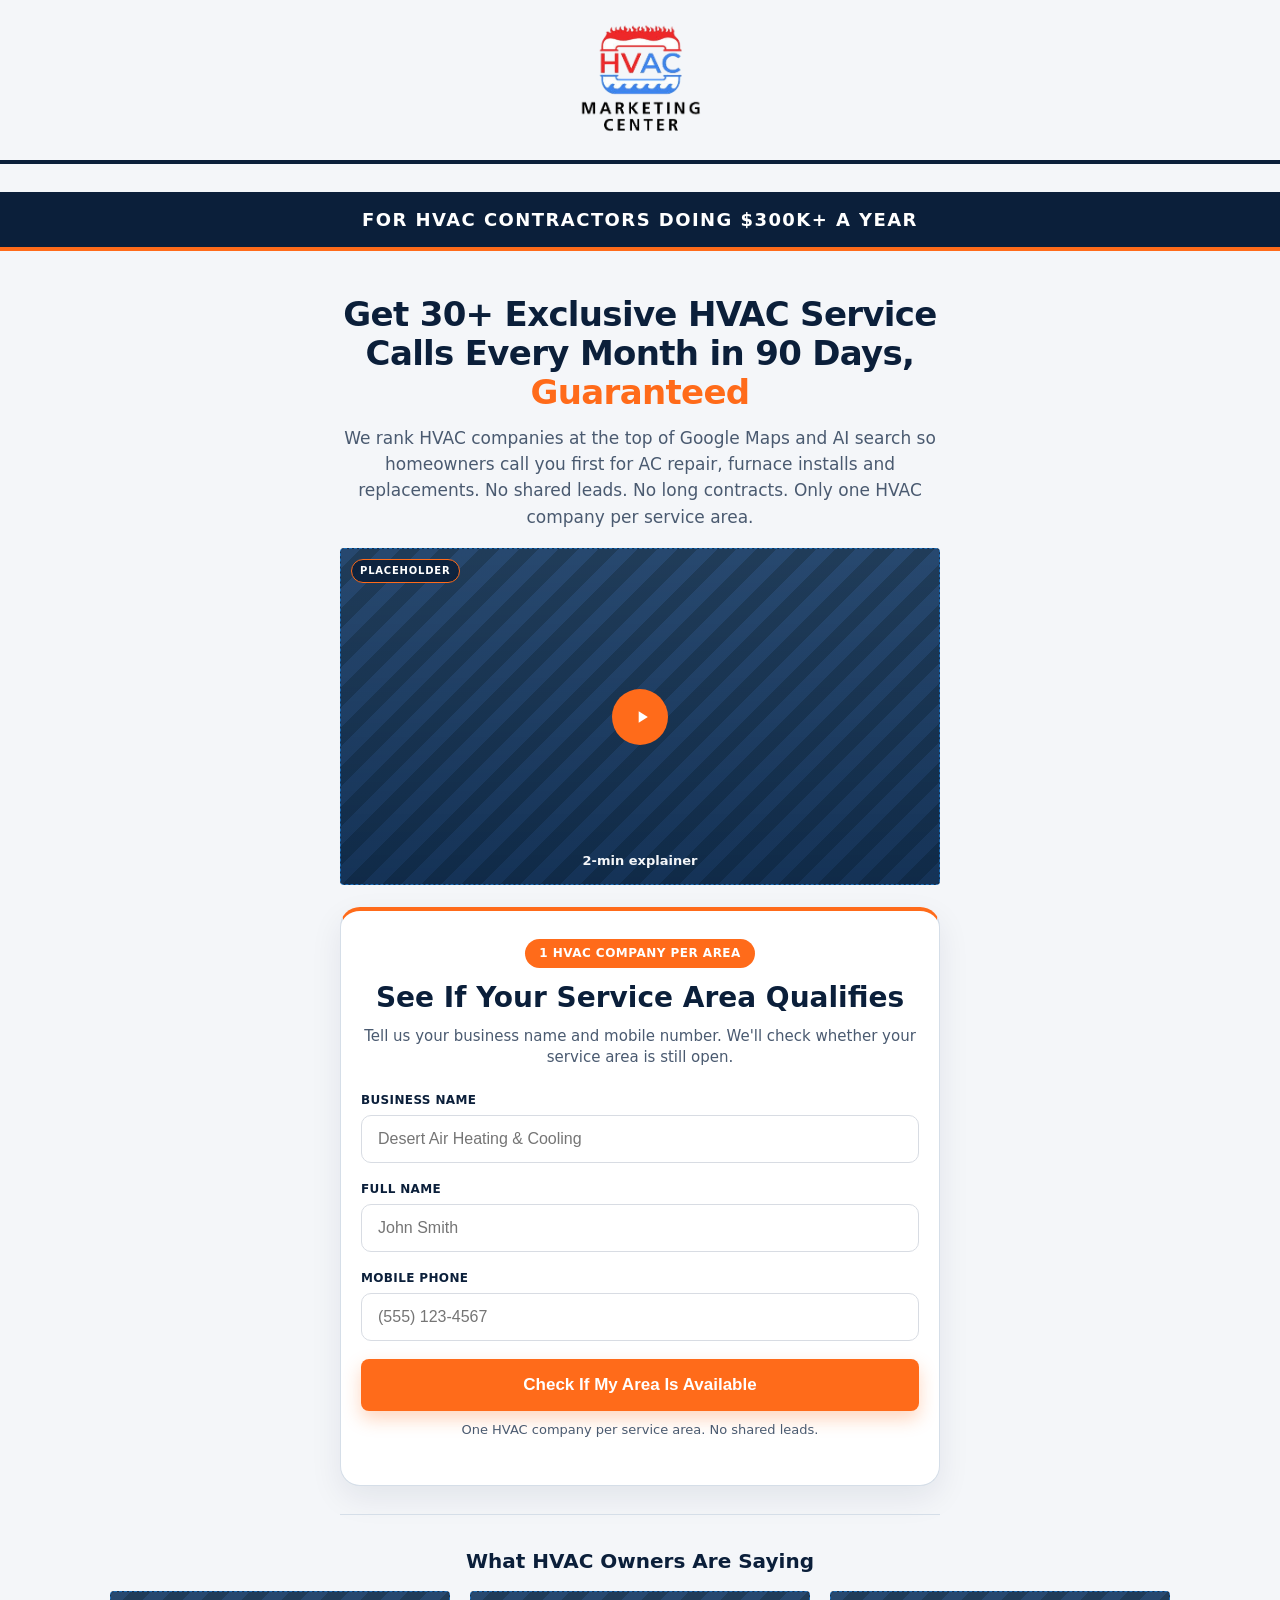
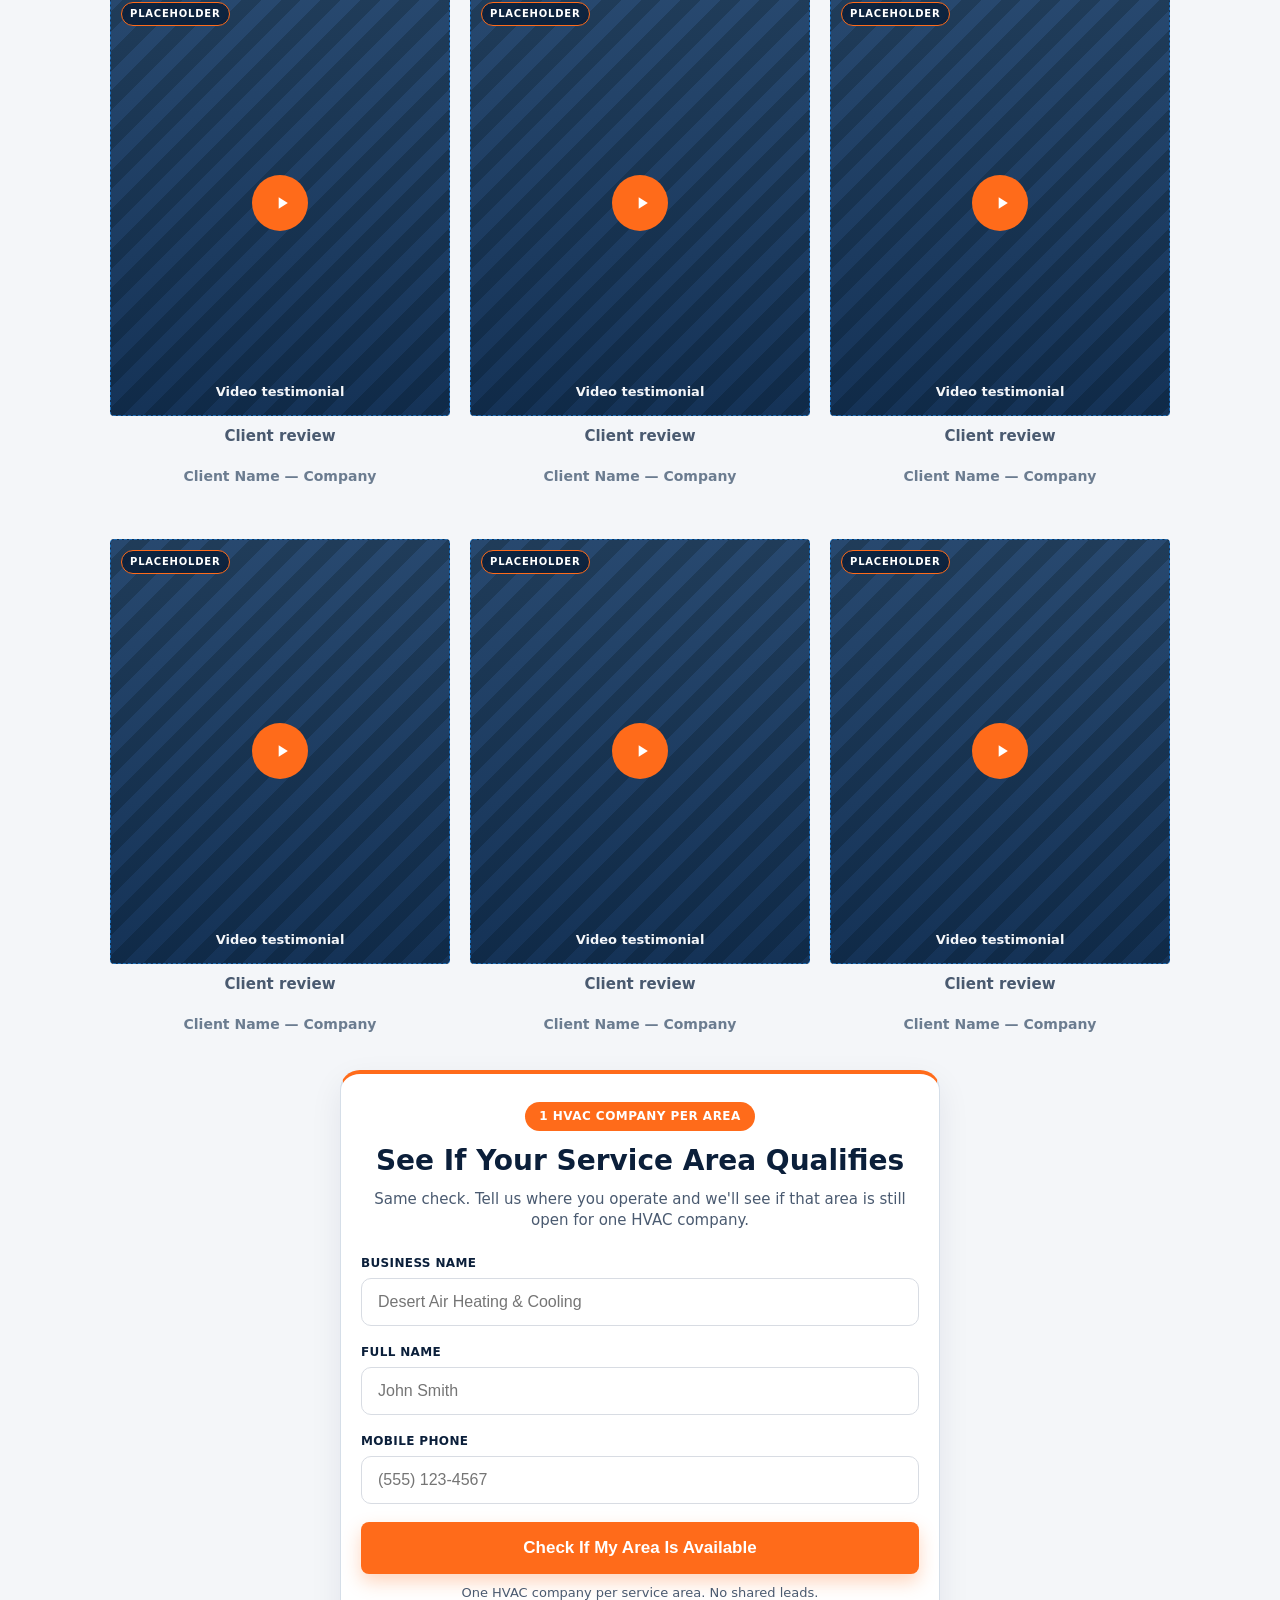
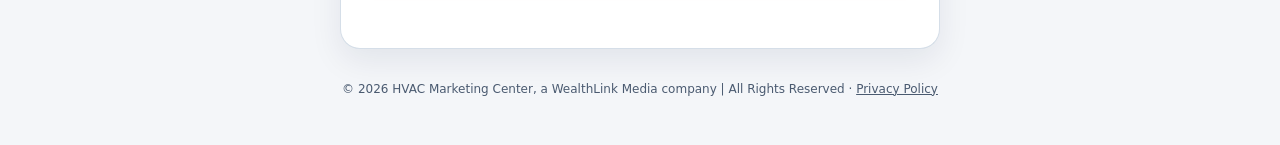
<file: index.html>
<!DOCTYPE html><html lang="en"><head>
<meta charset="utf-8">
<meta name="viewport" content="width=device-width, initial-scale=1">
<title>Get 30+ Exclusive HVAC Service Calls Every Month | HVAC Marketing Center</title>
<meta name="description" content="HVAC Marketing Center ranks HVAC contractors at the top of Google Maps and AI search. 30+ exclusive inbound calls a month in 90 days, guaranteed. One HVAC company per service area.">
<link rel="icon" type="image/png" href="assets/favicon.png">
<link rel="apple-touch-icon" href="assets/favicon.png">
<link rel="stylesheet" href="css/style.css?v=2">
<script src="js/config.js?v=1"></script>
</head>
<body>
<div class="thankyou-header">
  <a href="index.html"><img src="assets/logo-transparent.png" alt="HVAC Marketing Center" class="logo-img"></a>
</div>
<p class="hero-kicker">For HVAC Contractors Doing $300K+ a Year</p>
<div class="wrap">

  <h1>Get 30+ Exclusive HVAC Service Calls Every Month in 90 Days, <span class="accent">Guaranteed</span></h1>

  <p class="hero-sub">We rank HVAC companies at the top of Google Maps and AI search so homeowners call you first for AC repair, furnace installs and replacements. No shared leads. No long contracts. Only one HVAC company per service area.</p>

  <div id="explainer-video"></div>

  <div class="cta-box">
    <span class="cta-badge">1 HVAC Company Per Area</span>
    <p class="cta-box-heading">See If Your Service Area Qualifies</p>
    <p class="modal-sub">Tell us your business name and mobile number. We'll check whether your service area is still open.</p>
    <form id="leadFormTop" class="lead-form" novalidate>
      <div class="field" data-step="businessName">
        <div class="field-inner">
          <label for="topBusinessName">Business Name</label>
          <div class="autocomplete-wrapper">
            <input type="text" id="topBusinessName" name="businessName" placeholder="Desert Air Heating &amp; Cooling"
                   autocomplete="organization" role="combobox" aria-autocomplete="list"
                   aria-controls="topSuggestions" aria-expanded="false">
            <span class="ac-spinner" hidden></span>
            <ul class="ac-suggestions" id="topSuggestions" role="listbox" hidden></ul>
          </div>
          <input type="hidden" name="placeId" value="">
          <input type="hidden" name="placeAddress" value="">
        </div>
      </div>
      <div class="field" data-step="firstName">
        <div class="field-inner">
          <label for="topFirstName">Full Name</label>
          <input type="text" id="topFirstName" name="firstName" placeholder="John Smith" autocomplete="name">
        </div>
      </div>
      <div class="field" data-step="phone">
        <div class="field-inner">
          <label for="topPhone">Mobile Phone</label>
          <input type="tel" id="topPhone" name="phone" placeholder="(555) 123-4567" autocomplete="tel" inputmode="tel">
        </div>
      </div>
      <div class="field" data-step="submit">
        <div class="field-inner">
          <button type="submit" class="btn">Check If My Area Is Available</button>
          <p class="fine-print">One HVAC company per service area. No shared leads.</p>
        </div>
      </div>
    </form>
  </div>

  <hr class="divider">

  <h2 id="testimonials">What HVAC Owners Are Saying</h2>
  <div id="booking-testimonials"></div>

  <div class="cta-box">
    <span class="cta-badge">1 HVAC Company Per Area</span>
    <p class="cta-box-heading">See If Your Service Area Qualifies</p>
    <p class="modal-sub">Same check. Tell us where you operate and we'll see if that area is still open for one HVAC company.</p>
    <form id="leadFormBottom" class="lead-form" novalidate>
      <div class="field" data-step="businessName">
        <div class="field-inner">
          <label for="bottomBusinessName">Business Name</label>
          <div class="autocomplete-wrapper">
            <input type="text" id="bottomBusinessName" name="businessName" placeholder="Desert Air Heating &amp; Cooling"
                   autocomplete="organization" role="combobox" aria-autocomplete="list"
                   aria-controls="bottomSuggestions" aria-expanded="false">
            <span class="ac-spinner" hidden></span>
            <ul class="ac-suggestions" id="bottomSuggestions" role="listbox" hidden></ul>
          </div>
          <input type="hidden" name="placeId" value="">
          <input type="hidden" name="placeAddress" value="">
        </div>
      </div>
      <div class="field" data-step="firstName">
        <div class="field-inner">
          <label for="bottomFirstName">Full Name</label>
          <input type="text" id="bottomFirstName" name="firstName" placeholder="John Smith" autocomplete="name">
        </div>
      </div>
      <div class="field" data-step="phone">
        <div class="field-inner">
          <label for="bottomPhone">Mobile Phone</label>
          <input type="tel" id="bottomPhone" name="phone" placeholder="(555) 123-4567" autocomplete="tel" inputmode="tel">
        </div>
      </div>
      <div class="field" data-step="submit">
        <div class="field-inner">
          <button type="submit" class="btn">Check If My Area Is Available</button>
          <p class="fine-print">One HVAC company per service area. No shared leads.</p>
        </div>
      </div>
    </form>
  </div>

  <footer>© 2026 HVAC Marketing Center, a WealthLink Media company | All Rights Reserved · <a href="privacy.html">Privacy Policy</a></footer>
</div>

<script src="js/testimonials-data.js?v=1"></script>
<script src="js/main.js?v=1"></script>
<script>
  renderExplainerVideo("explainer-video", null, { autoplay: true });
  renderTestimonials("booking-testimonials", window.HOME_TESTIMONIAL_IDS);
  [document.getElementById("leadFormTop"), document.getElementById("leadFormBottom")].forEach((f) => {
    wireLeadForm(f);
    wireProgressiveForm(f);
  });
  wireBusinessAutocomplete(document.getElementById("topBusinessName"));
  wireBusinessAutocomplete(document.getElementById("bottomBusinessName"));
</script>

</body></html>
</file>
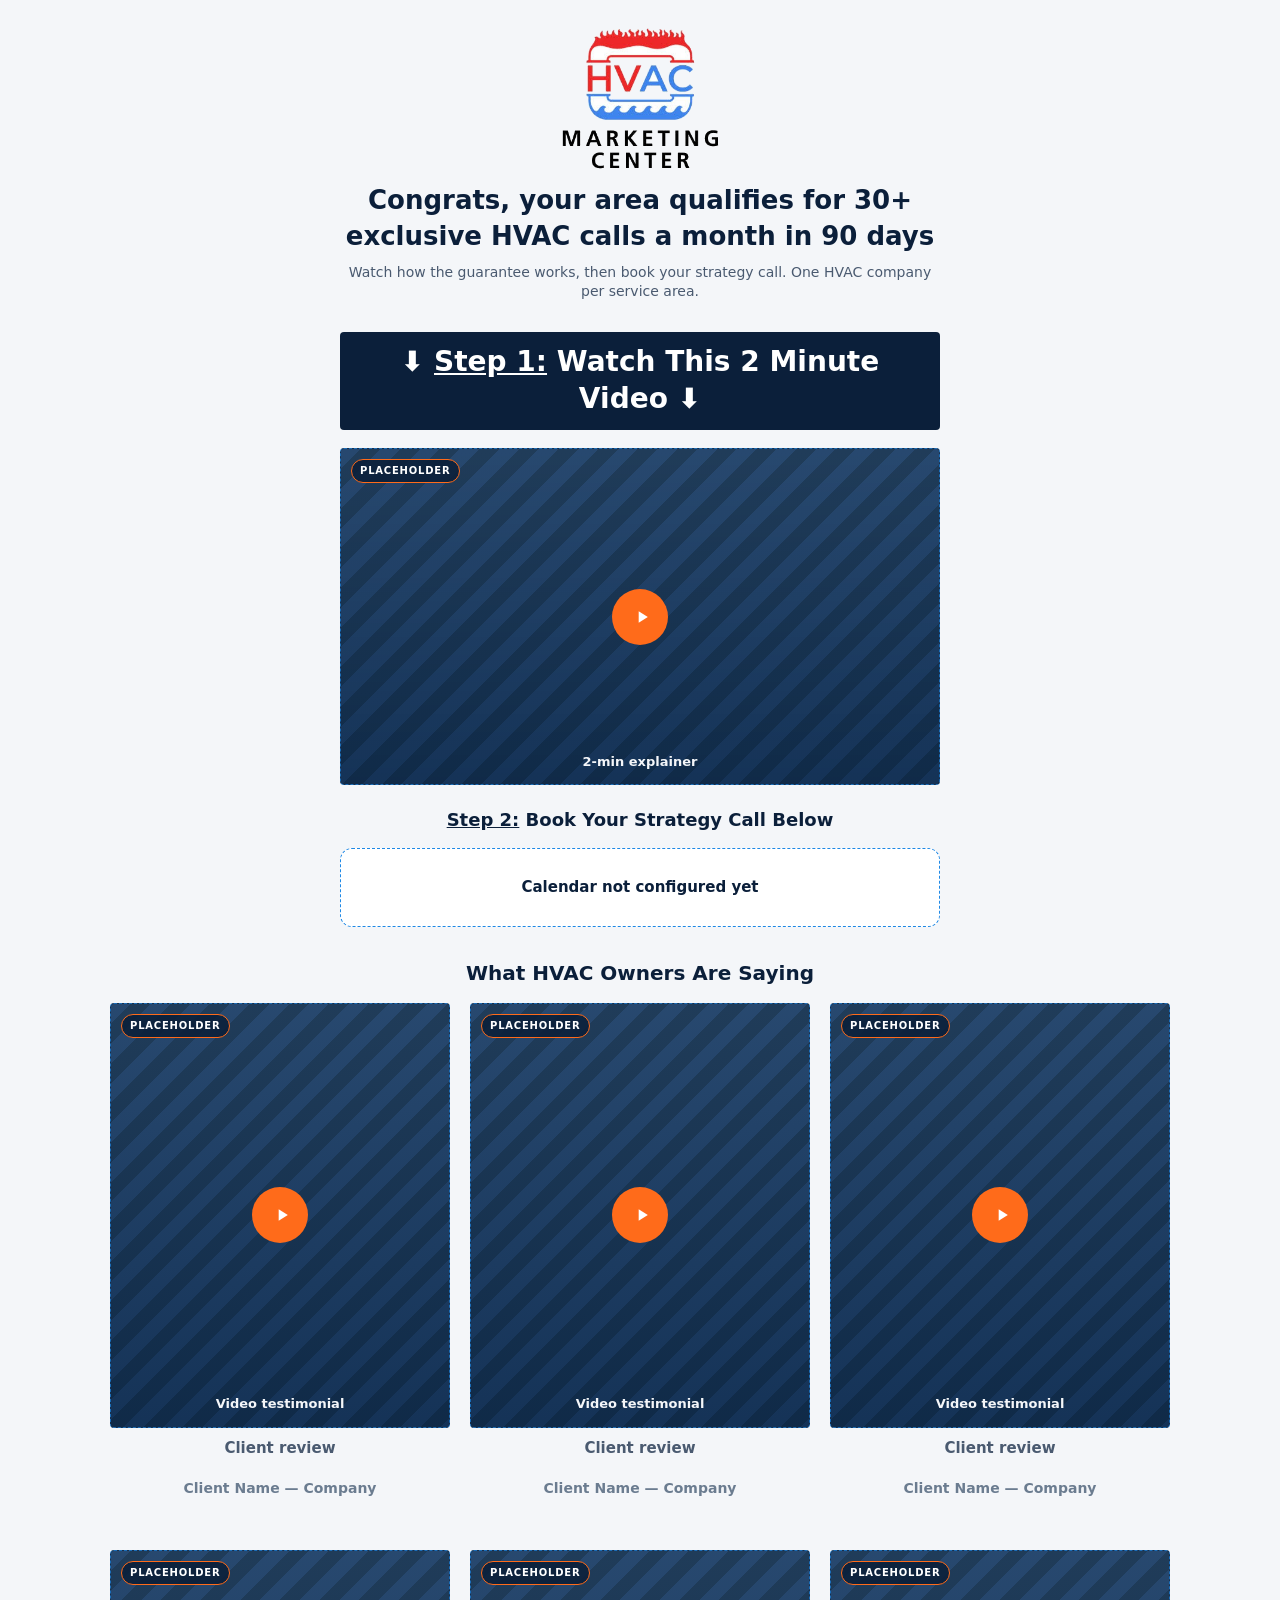
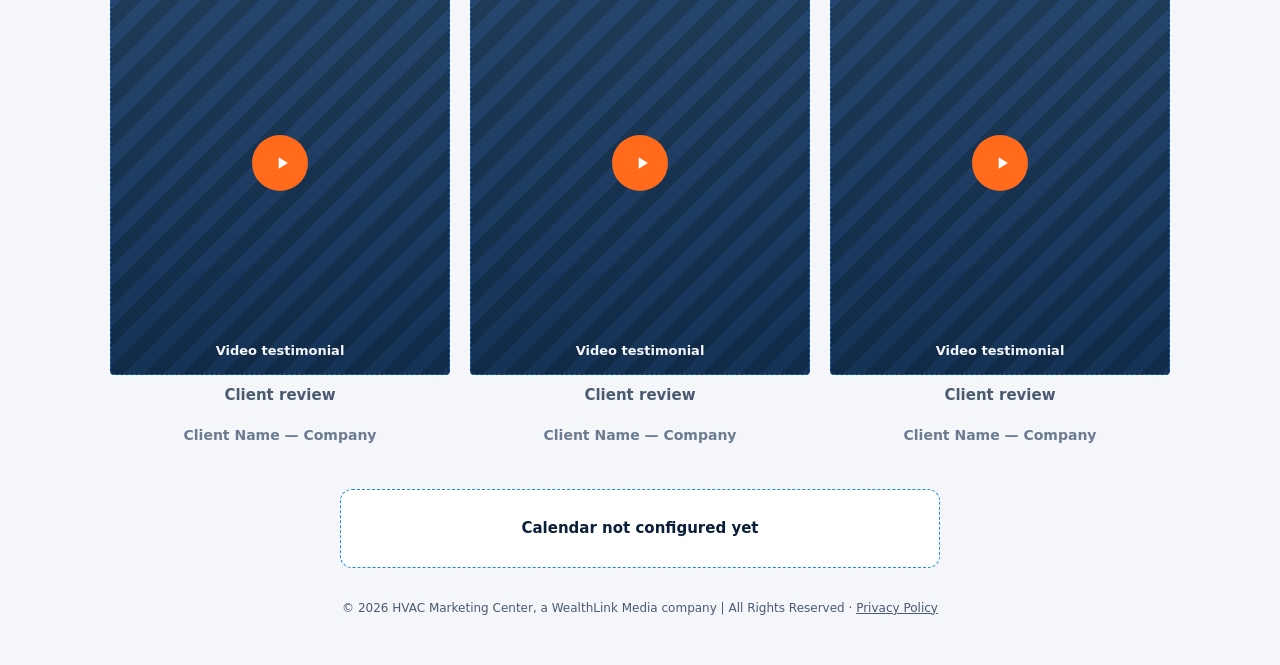
<file: book-tracked.html>
<!DOCTYPE html><html lang="en"><head>
<meta charset="utf-8">
<meta name="viewport" content="width=device-width, initial-scale=1">
<title>Book Your HVAC Strategy Call | HVAC Marketing Center</title>
<meta name="robots" content="noindex">
<link rel="icon" type="image/png" href="assets/favicon.png">
<link rel="apple-touch-icon" href="assets/favicon.png">
<link rel="stylesheet" href="css/style.css?v=2">
<link rel="preload" as="image" href="assets/logo-transparent.png">
<script src="js/config.js?v=1"></script>
</head>
<body>
<div class="wrap">
  <div class="logo" id="logo"></div>

  <p class="report-heading" id="reportHeading">Congrats, your area qualifies for 30+ exclusive HVAC calls a month in 90 days</p>
  <p class="report-subheading">Watch how the guarantee works, then book your strategy call. One HVAC company per service area.</p>

  <div class="step-bar" id="stepBar">⬇️ <u>Step 1:</u> Watch This 2 Minute Video ⬇️</div>
  <div id="explainer-video"></div>

  <p class="step2-heading" id="step2Heading"><u>Step 2:</u> Book Your Strategy Call Below</p>

  <div class="calendar-card">
    <div class="calendar-embed-container" id="calendarEmbed">
      <p class="calendar-loading">Loading calendar…</p>
    </div>
  </div>

  <h2 id="testimonials">What HVAC Owners Are Saying</h2>
  <div id="booking-testimonials"></div>

  <div class="calendar-card" id="calendarCardBottom">
    <div class="calendar-embed-container" id="calendarEmbedBottom">
      <p class="calendar-loading">Loading calendar…</p>
    </div>
  </div>

  <footer>© 2026 HVAC Marketing Center, a WealthLink Media company | All Rights Reserved · <a href="privacy.html">Privacy Policy</a></footer>
</div>

<script src="js/testimonials-data.js?v=1"></script>
<script src="js/main.js?v=1"></script>
<script>
  renderLogo(document.getElementById("logo"));

  (function () {
    var fn = getLeadFirstName();
    var biz = getLeadBusinessName();
    if (fn && biz) {
      document.getElementById("reportHeading").textContent =
        "Congrats " + fn + ", " + biz + " qualifies for 30+ exclusive HVAC calls a month in 90 days";
    }
  })();

  renderExplainerVideo("explainer-video", "stepBar");
  loadGhlCalendar("calendarEmbed", window.RANKFLOW_CONFIG.GHL_CALENDAR_TRACKED_URL);
  renderTestimonials("booking-testimonials", window.BOOKING_TESTIMONIAL_IDS);
  loadGhlCalendar("calendarEmbedBottom", window.RANKFLOW_CONFIG.GHL_CALENDAR_TRACKED_URL);
</script>

</body></html>
</file>
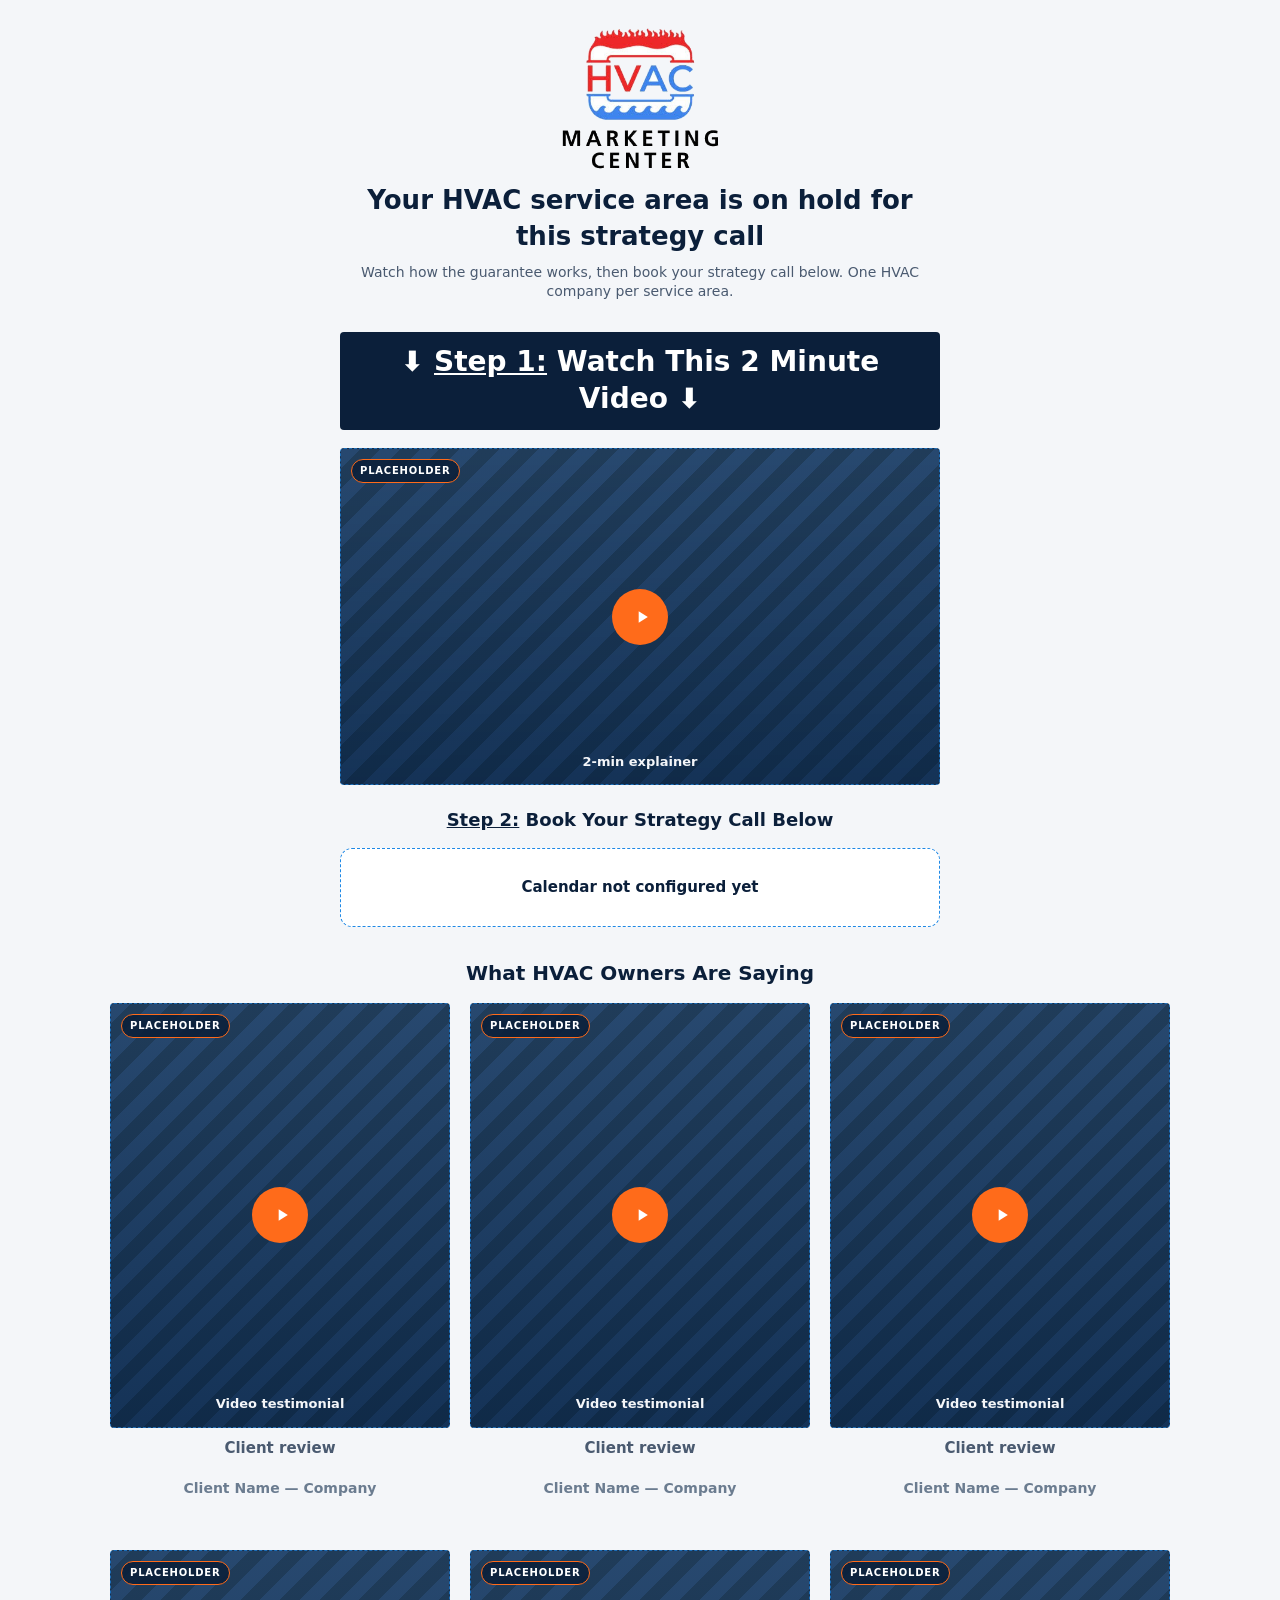
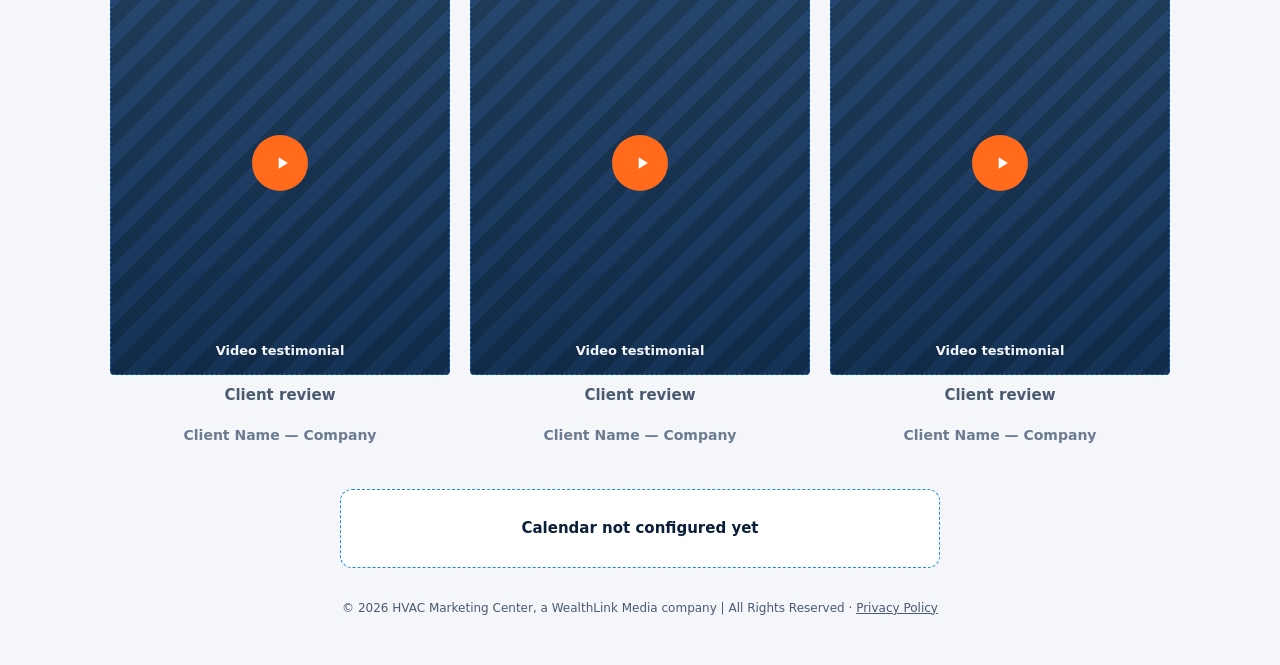
<file: book-untracked.html>
<!DOCTYPE html><html lang="en"><head>
<meta charset="utf-8">
<meta name="viewport" content="width=device-width, initial-scale=1">
<title>Book Your HVAC Strategy Call | HVAC Marketing Center</title>
<meta name="robots" content="noindex">
<link rel="icon" type="image/png" href="assets/favicon.png">
<link rel="apple-touch-icon" href="assets/favicon.png">
<link rel="stylesheet" href="css/style.css?v=2">
<link rel="preload" as="image" href="assets/logo-transparent.png">
<script src="js/config.js?v=1"></script>
</head>
<body>
<div class="wrap">
  <div class="logo" id="logo"></div>

  <p class="report-heading">Your HVAC service area is on hold for this strategy call</p>
  <p class="report-subheading">Watch how the guarantee works, then book your strategy call below. One HVAC company per service area.</p>

  <div class="step-bar" id="stepBar">⬇️ <u>Step 1:</u> Watch This 2 Minute Video ⬇️</div>
  <div id="explainer-video"></div>

  <p class="step2-heading" id="step2Heading"><u>Step 2:</u> Book Your Strategy Call Below</p>

  <div class="calendar-card">
    <div class="calendar-embed-container" id="calendarEmbed">
      <p class="calendar-loading">Loading calendar…</p>
    </div>
  </div>

  <h2 id="testimonials">What HVAC Owners Are Saying</h2>
  <div id="booking-testimonials"></div>

  <div class="calendar-card" id="calendarCardBottom">
    <div class="calendar-embed-container" id="calendarEmbedBottom">
      <p class="calendar-loading">Loading calendar…</p>
    </div>
  </div>

  <footer>© 2026 HVAC Marketing Center, a WealthLink Media company | All Rights Reserved · <a href="privacy.html">Privacy Policy</a></footer>
</div>

<script src="js/testimonials-data.js?v=1"></script>
<script src="js/main.js?v=1"></script>
<script>
  renderLogo(document.getElementById("logo"));
  renderExplainerVideo("explainer-video", "stepBar");
  loadGhlCalendar("calendarEmbed", window.RANKFLOW_CONFIG.GHL_CALENDAR_UNTRACKED_URL);
  renderTestimonials("booking-testimonials", window.BOOKING_TESTIMONIAL_IDS);
  loadGhlCalendar("calendarEmbedBottom", window.RANKFLOW_CONFIG.GHL_CALENDAR_UNTRACKED_URL);
</script>

</body></html>
</file>
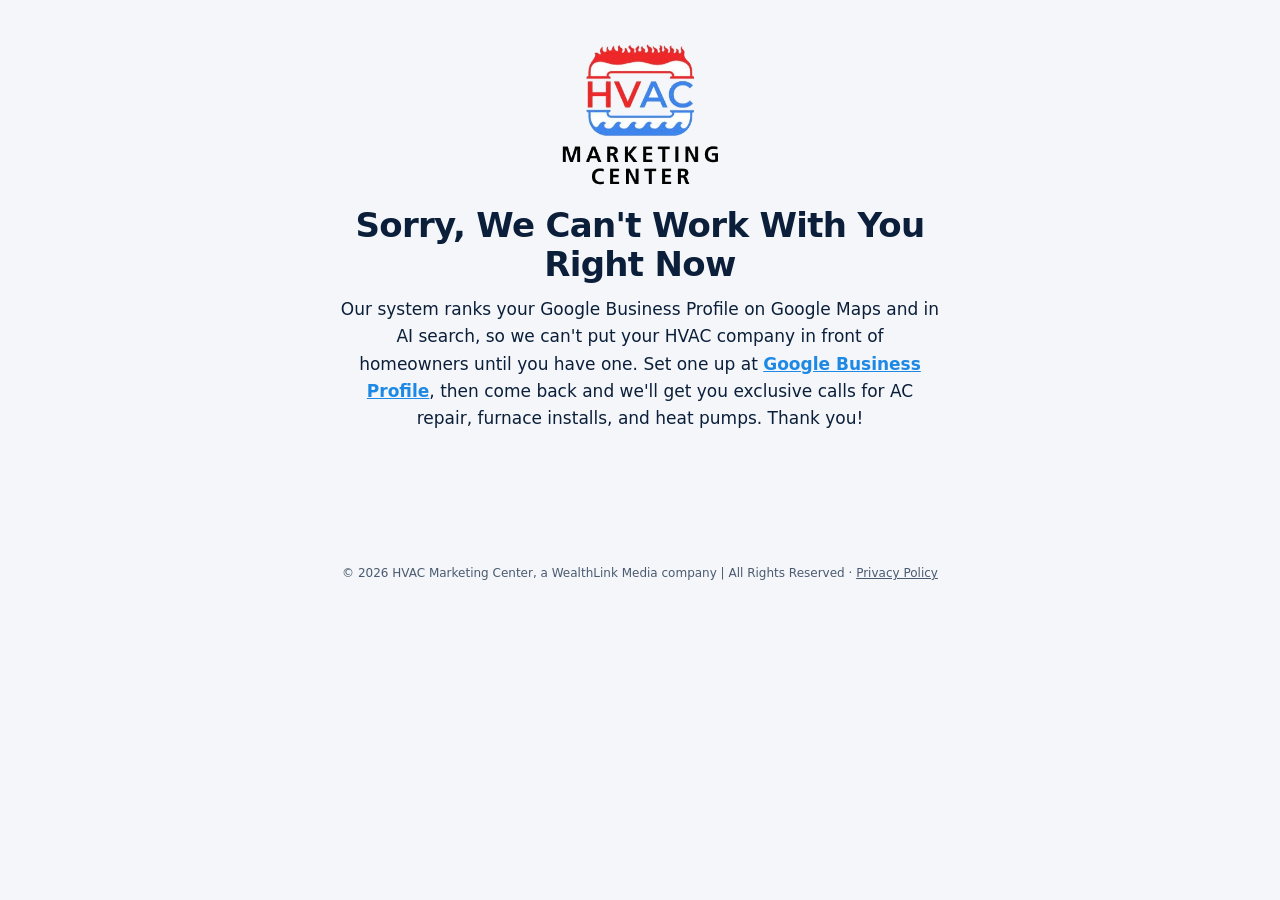
<file: no-google-business.html>
<!DOCTYPE html><html lang="en"><head>
<meta charset="utf-8">
<meta name="viewport" content="width=device-width, initial-scale=1">
<title>Google Business Profile Required | HVAC Marketing Center</title>
<meta name="description" content="HVAC Marketing Center ranks your Google Business Profile on Google Maps. Set one up, then come back.">
<meta name="robots" content="noindex">
<link rel="icon" type="image/png" href="assets/favicon.png">
<link rel="apple-touch-icon" href="assets/favicon.png">
<link rel="stylesheet" href="css/style.css?v=2">
<script src="js/config.js?v=1"></script>
</head>
<body>
<div class="wrap page-short">

  <div class="logo" id="logo"></div>

  <h1>Sorry, We Can't Work With You Right Now</h1>

  <p class="page-copy">
    Our system ranks your Google Business Profile on Google Maps and in AI search,
    so we can't put your HVAC company in front of homeowners until you have one.
    Set one up at <a href="https://business.google.com/" target="_blank" rel="noopener">Google Business Profile</a>,
    then come back and we'll get you exclusive calls for AC repair, furnace installs, and heat pumps. Thank you!
  </p>

  <footer>© 2026 HVAC Marketing Center, a WealthLink Media company | All Rights Reserved · <a href="privacy.html">Privacy Policy</a></footer>
</div>

<script src="js/main.js?v=1"></script>
<script>
  renderLogo(document.getElementById("logo"));
</script>

</body></html>
</file>
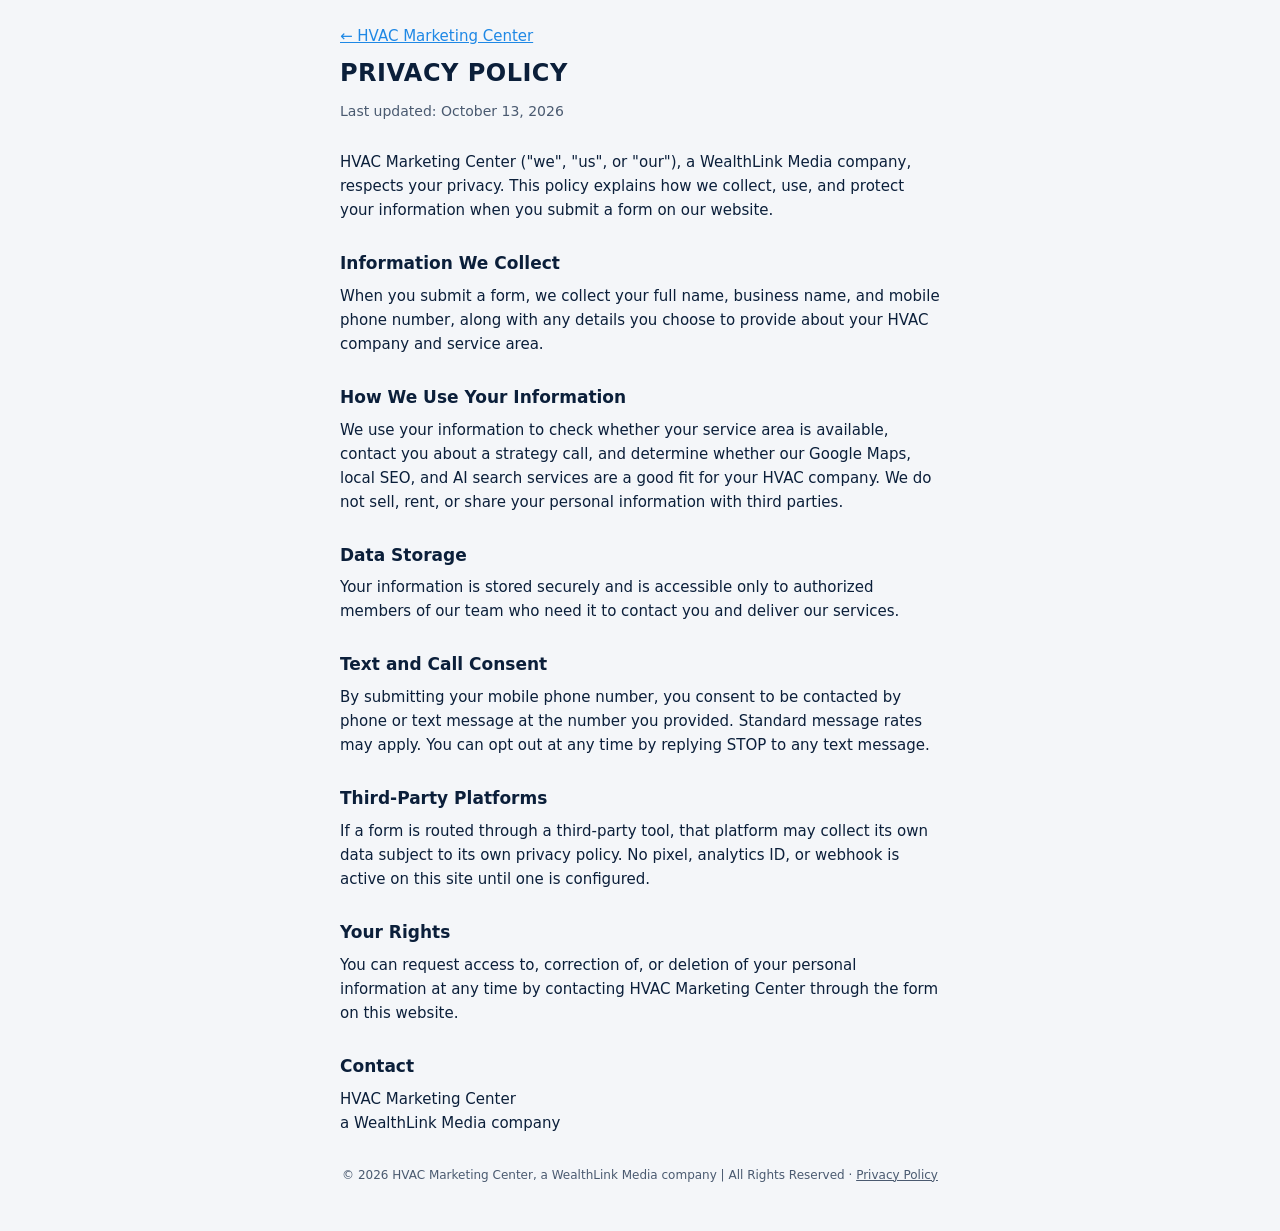
<file: privacy.html>
<!DOCTYPE html><html lang="en"><head>
<meta charset="utf-8">
<meta name="viewport" content="width=device-width, initial-scale=1">
<link rel="icon" type="image/png" href="assets/favicon.png">
<link rel="apple-touch-icon" href="assets/favicon.png">
<title>Privacy Policy | HVAC Marketing Center</title>
<meta name="description" content="Privacy policy for HVAC Marketing Center, a WealthLink Media company.">
<link rel="stylesheet" href="css/style.css?v=2">
<script src="js/config.js?v=1"></script>
</head>
<body>
<div class="wrap legal-page">
  <p><a href="index.html">← HVAC Marketing Center</a></p>
  <h1>PRIVACY POLICY</h1>
  <p class="legal-updated">Last updated: October 13, 2026</p>

  <p>HVAC Marketing Center ("we", "us", or "our"), a WealthLink Media company, respects your privacy. This policy explains how we
    collect, use, and protect your information when you submit a form on our website.</p>

  <h2>Information We Collect</h2>
  <p>When you submit a form, we collect your full name, business name, and mobile phone number, along with any details you choose to provide about your HVAC company and service area.</p>

  <h2>How We Use Your Information</h2>
  <p>We use your information to check whether your service area is available, contact you about a strategy call, and determine whether our Google Maps, local SEO, and AI search services are a good fit for your HVAC company. We do not sell, rent, or share your personal information with third parties.</p>

  <h2>Data Storage</h2>
  <p>Your information is stored securely and is accessible only to authorized members of our team who need it to contact you and deliver our services.</p>

  <h2>Text and Call Consent</h2>
  <p>By submitting your mobile phone number, you consent to be contacted by phone or text message at the number you provided. Standard message rates may apply. You can opt out at any time by replying STOP to any text message.</p>

  <h2>Third-Party Platforms</h2>
  <p>If a form is routed through a third-party tool, that platform may collect its own data subject to its own privacy policy. No pixel, analytics ID, or webhook is active on this site until one is configured.</p>

  <h2>Your Rights</h2>
  <p>You can request access to, correction of, or deletion of your personal information at any time by contacting HVAC Marketing Center through the form on this website.</p>

  <h2>Contact</h2>
  <p id="privacyContact">HVAC Marketing Center<br>a WealthLink Media company</p>

  <footer>© 2026 HVAC Marketing Center, a WealthLink Media company | All Rights Reserved · <a href="privacy.html">Privacy Policy</a></footer>
</div>
<script src="js/main.js?v=1"></script>
<script>
  // Email and phone are omitted unless both values are actually configured.
  (function () {
    var cfg = window.RANKFLOW_CONFIG || {};
    var email = String(cfg.PRIVACY_EMAIL || "").trim();
    var phone = String(cfg.PRIVACY_PHONE || "").trim();
    var el = document.getElementById("privacyContact");
    if (email && !/^REPLACE/i.test(email)) {
      var emailLine = document.createElement("span");
      emailLine.innerHTML = "<br>Email: ";
      var a = document.createElement("a");
      a.href = "mailto:" + email;
      a.textContent = email;
      el.appendChild(emailLine);
      el.appendChild(a);
    }
    if (phone && !/^REPLACE/i.test(phone)) {
      var phoneLine = document.createElement("span");
      phoneLine.innerHTML = "<br>Phone: ";
      var p = document.createElement("a");
      p.href = "tel:" + phone.replace(/[^\d+]/g, "");
      p.textContent = phone;
      el.appendChild(phoneLine);
      el.appendChild(p);
    }
  })();
</script>
</body></html>
</file>
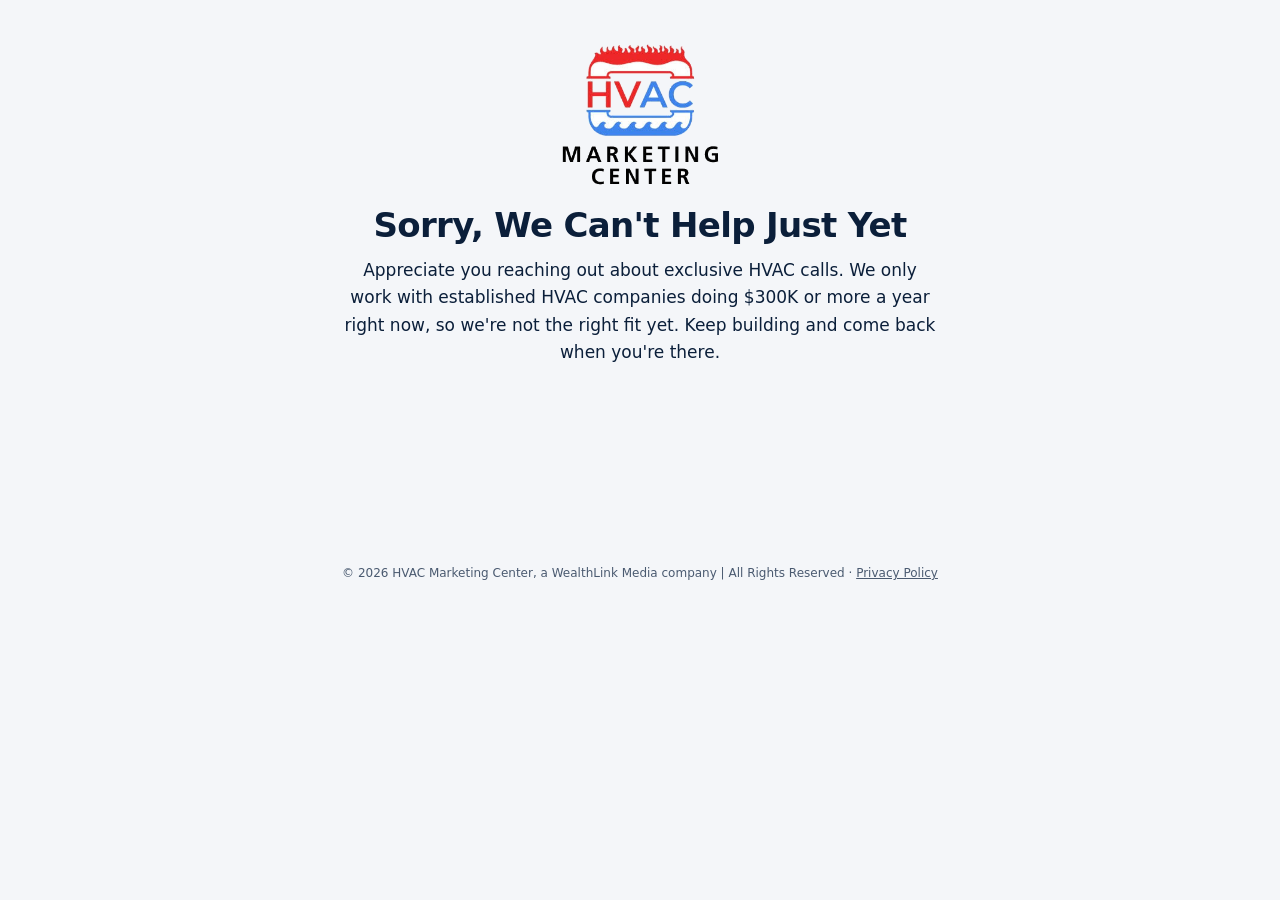
<file: sorry.html>
<!DOCTYPE html><html lang="en"><head>
<meta charset="utf-8">
<meta name="viewport" content="width=device-width, initial-scale=1">
<title>We Can't Help Just Yet | HVAC Marketing Center</title>
<meta name="description" content="HVAC Marketing Center works with established HVAC companies that want exclusive inbound calls instead of shared leads.">
<meta name="robots" content="noindex">
<link rel="icon" type="image/png" href="assets/favicon.png">
<link rel="apple-touch-icon" href="assets/favicon.png">
<link rel="stylesheet" href="css/style.css?v=2">
<script src="js/config.js?v=1"></script>
</head>
<body>
<div class="wrap page-short">

  <div class="logo" id="logo"></div>

  <h1>Sorry, We Can't Help Just Yet</h1>

  <p class="page-copy" id="sorryCopy">
    Appreciate you reaching out about exclusive HVAC calls. We only work with
    established HVAC companies doing $300K or more a year right now, so we're not
    the right fit yet. Keep building and come back when you're there.
  </p>

  <footer>© 2026 HVAC Marketing Center, a WealthLink Media company | All Rights Reserved · <a href="privacy.html">Privacy Policy</a></footer>
</div>

<script src="js/main.js?v=1"></script>
<script>
  renderLogo(document.getElementById("logo"));

  (function () {
    var name = getLeadFirstName();
    if (!name) return;
    var el = document.getElementById("sorryCopy");
    el.textContent = "Hey " + name + ", a" + el.textContent.trim().slice(1);
  })();
</script>

</body></html>
</file>
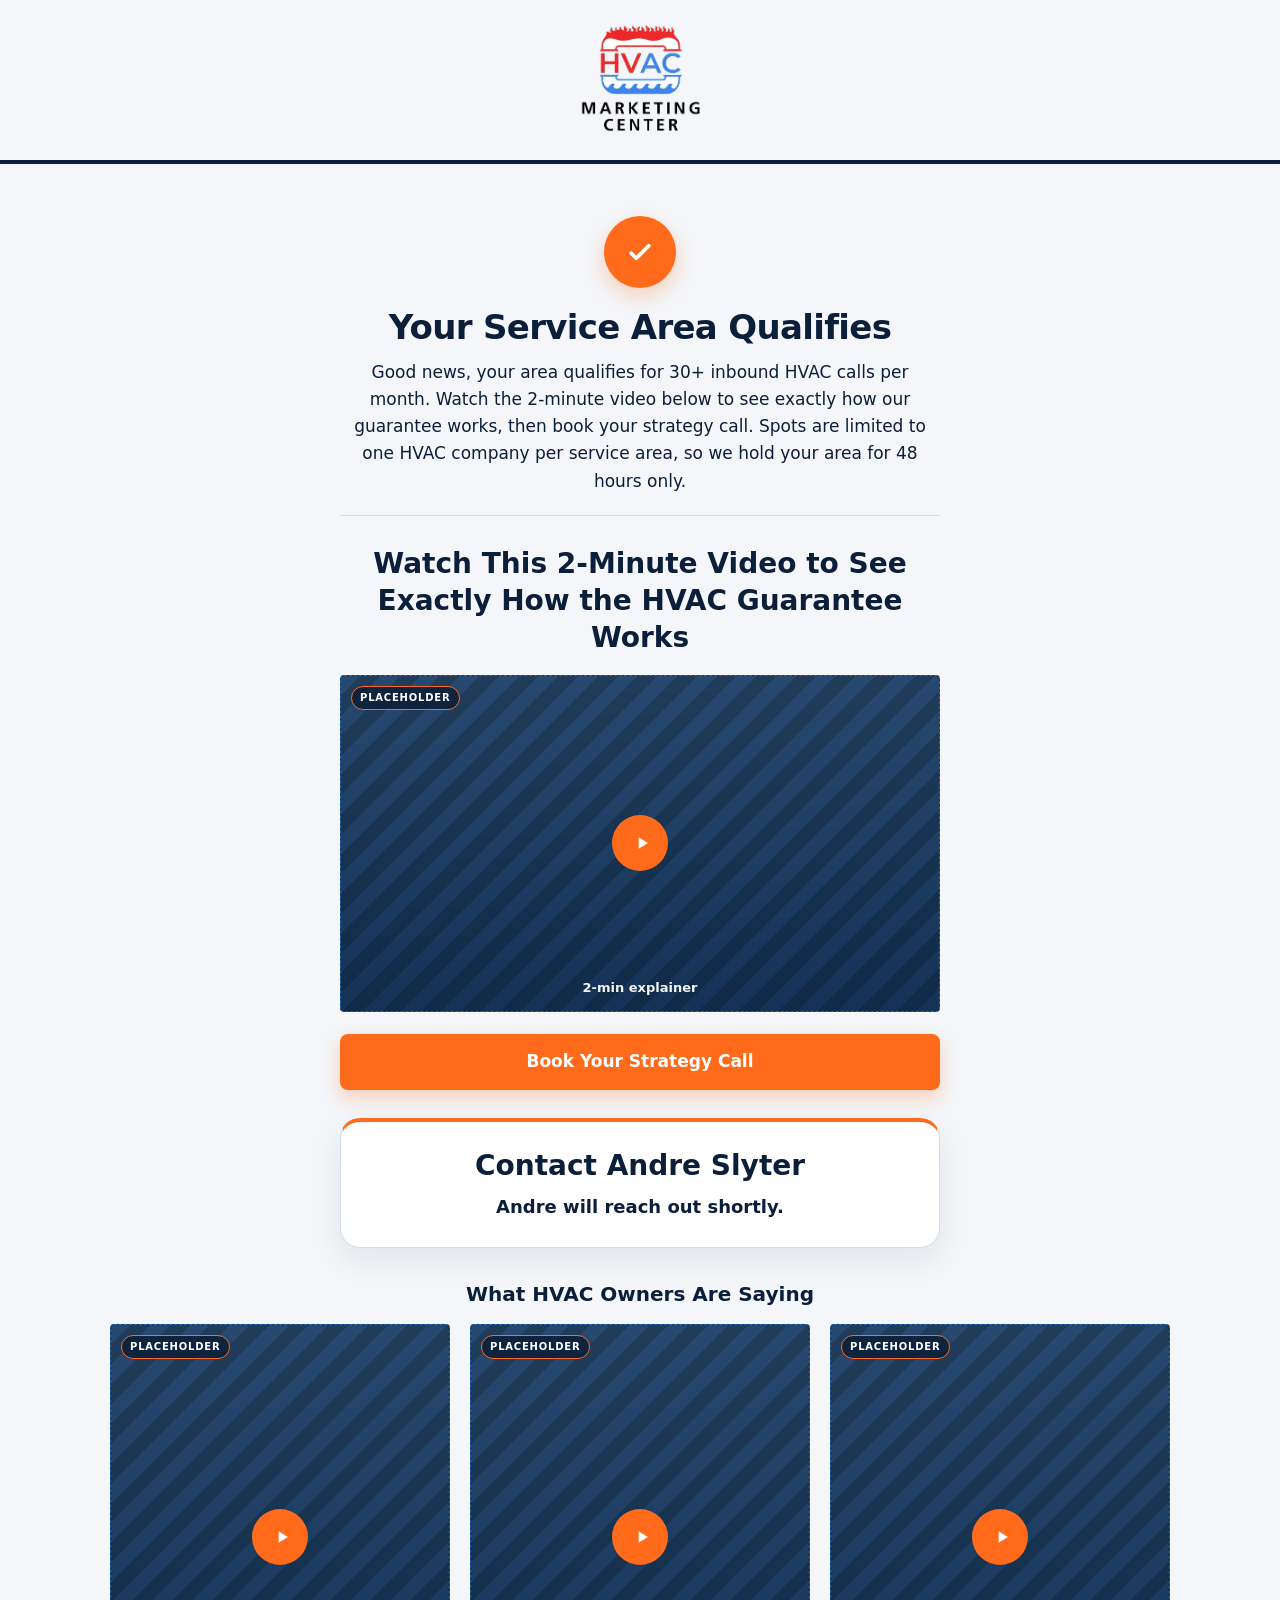
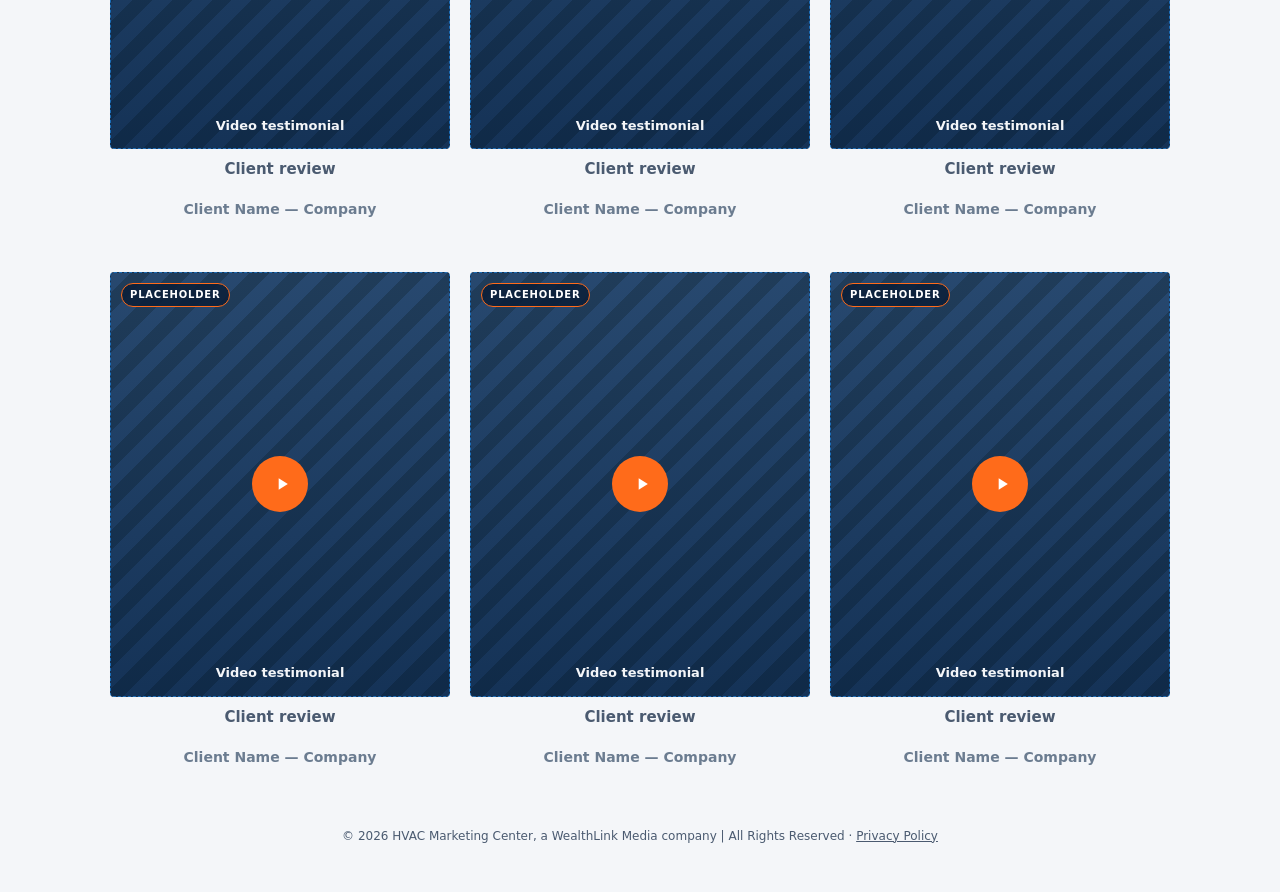
<file: thank-you.html>
<!DOCTYPE html><html lang="en"><head>
<meta charset="utf-8">
<meta name="viewport" content="width=device-width, initial-scale=1">
<link rel="icon" type="image/png" href="assets/favicon.png">
<link rel="apple-touch-icon" href="assets/favicon.png">
<title>Your Service Area Qualifies | HVAC Marketing Center</title>
<meta name="robots" content="noindex">
<link rel="stylesheet" href="css/style.css?v=2">
<link rel="preload" as="image" href="assets/logo-transparent.png">
<script src="js/config.js?v=1"></script>
</head>
<body>
<div class="thankyou-header">
  <a href="index.html"><img src="assets/logo-transparent.png" alt="HVAC Marketing Center" class="logo-img"></a>
</div>
<div class="wrap">
  <div class="success-icon">
    <svg viewBox="0 0 24 24" width="30" height="30" fill="none" stroke="#fff" stroke-width="3"
         stroke-linecap="round" stroke-linejoin="round"><path d="M5 13l4 4L19 7"/></svg>
  </div>

  <h1>Your Service Area Qualifies</h1>
  <p class="page-copy">Good news, your area qualifies for 30+ inbound HVAC calls per month. Watch the 2-minute video below to see exactly how our guarantee works, then book your strategy call. Spots are limited to one HVAC company per service area, so we hold your area for 48 hours only.</p>

  <hr class="divider">

  <h2 id="stepBar">Watch This 2-Minute Video to See Exactly How the HVAC Guarantee Works</h2>
  <div id="explainer-video"></div>

  <a class="btn" href="book-tracked.html">Book Your Strategy Call</a>

  <div class="cta-box" id="reachAndre">
    <p class="cta-box-heading">Contact Andre Slyter</p>
    <p class="reach-note">Andre will reach out shortly.</p>
  </div>

  <h2 id="testimonials">What HVAC Owners Are Saying</h2>
  <div id="booking-testimonials"></div>

  <footer>© 2026 HVAC Marketing Center, a WealthLink Media company | All Rights Reserved · <a href="privacy.html">Privacy Policy</a></footer>
</div>

<script src="js/testimonials-data.js?v=1"></script>
<script src="js/main.js?v=1"></script>
<script>
  renderExplainerVideo("explainer-video", "stepBar", { autoplay: true });
  renderTestimonials("booking-testimonials", window.THANK_YOU_TESTIMONIAL_IDS);

  // Phone stays hidden until THANK_YOU_PHONE is set. Never show a stand-in number.
  (function () {
    var phone = String((window.RANKFLOW_CONFIG && window.RANKFLOW_CONFIG.THANK_YOU_PHONE) || "").trim();
    if (!phone || /^REPLACE/i.test(phone)) return;
    var box = document.getElementById("reachAndre");
    var p = document.createElement("p");
    p.className = "confirmed-phone-big";
    var a = document.createElement("a");
    a.href = "tel:" + phone.replace(/[^\d+]/g, "");
    a.textContent = phone;
    p.appendChild(a);
    box.appendChild(p);
  })();
</script>

</body></html>
</file>
<file: css/style.css>
/* RankFlow Funnel — shared styles. Deliberately plain: system fonts,
   minimal shadows, no animation libraries. Keeps it fast and matches the
   "basic, not fancy" brief. */

:root {
  /* HVAC Marketing Center. Navy structure, cool blue accents, heat-orange CTAs. */
  --navy: #0B1F3A;
  --blue: #1E88E5;
  --blue-dark: #1565C0;
  --orange: #FF6B1A;
  --orange-dark: #E2550A;
  --gold: #FF6B1A;
  --text: #0B1F3A;
  --text-muted: #4A5A70;
  --border: #D5DEE8;
  --bg: #F4F6F9;
  --surface: #ffffff;
  --ink: #0B1F3A;
  --max-width: 520px;
}

* {
  box-sizing: border-box;
}

html {
  -webkit-text-size-adjust: 100%;
  background: var(--bg);
  color-scheme: light;
}

body {
  margin: 0;
  font-family: system-ui, -apple-system, "Segoe UI", Roboto, Helvetica, Arial, sans-serif;
  color: var(--text);
  background: var(--bg);
  line-height: 1.4;
  overflow-x: hidden; /* the testimonial-grid breakout below uses a 100vw
    trick that can overflow by the scrollbar's width - this is the standard,
    safe guard against that turning into page-wide horizontal scroll */
}

.wrap {
  max-width: var(--max-width);
  margin: 0 auto;
  padding: 12px 20px 48px;
}

img, video, iframe {
  max-width: 100%;
  display: block;
}

a {
  color: inherit;
}

/* Logo */
.logo {
  display: flex;
  align-items: center;
  justify-content: center;
  margin-bottom: 8px;
}
.logo-img {
  width: 168px;
  height: auto;
}
.thankyou-header a,
.logo a {
  text-decoration: none;
  display: inline-block;
}

/* Headings */
/* Full-bleed banner bar - lives outside .wrap in the markup so it isn't
   constrained by its padding on any side (top included). */
.hero-kicker {
  background: var(--navy);
  color: #fff;
  font-size: 15px;
  font-weight: 800;
  line-height: 1.3;
  text-align: center;
  text-transform: uppercase;
  letter-spacing: .08em;
  margin: 0 0 20px;
  padding: 16px 20px;
  border-bottom: 4px solid var(--orange);
}

/* Full-bleed banner carrying the real logo, used at the top of the
   thank-you page - same "lives outside .wrap" pattern as .hero-kicker. */
.thankyou-header {
  background: var(--bg);
  border-bottom: 4px solid var(--navy);
  text-align: center;
  padding: 22px 20px 18px;
  margin: 0 0 28px;
}
.thankyou-header .logo-img {
  width: 127px;
  height: auto;
  margin: 0 auto;
}

/* Big circular checkmark on the thank-you page */
.success-icon {
  width: 72px;
  height: 72px;
  border-radius: 50%;
  background: var(--orange);
  display: flex;
  align-items: center;
  justify-content: center;
  margin: 0 auto 20px;
  box-shadow: 0 8px 20px rgba(255, 107, 26, 0.28);
}

.confirmed-phone-big {
  margin: 0;
  font-size: 22px;
  font-weight: 800;
}
.confirmed-phone-big a {
  color: var(--blue);
  text-decoration: none;
}

/* Small caption under the explainer video, and the divider/CTA-box pattern
   that replaces the inline calendar embeds below */
.video-caption {
  text-align: center;
  font-size: 13px;
  color: var(--text-muted);
  margin: 8px 0 20px;
}
.cta-box {
  background: var(--surface);
  border: 1px solid var(--border);
  border-top: 4px solid var(--orange);
  border-radius: 20px;
  padding: 28px 20px;
  text-align: center;
  margin: 8px 0 28px;
  box-shadow: 0 12px 32px rgba(11, 31, 58, 0.08);
}
.cta-badge {
  display: inline-block;
  background: var(--orange);
  color: #fff;
  font-size: 12px;
  font-weight: 800;
  text-transform: uppercase;
  letter-spacing: .04em;
  padding: 6px 14px;
  border-radius: 999px;
  margin: 0 0 14px;
}
.cta-box-heading {
  font-size: clamp(22px, 6vw, 28px);
  line-height: 1.15;
  text-align: center;
  font-weight: 800;
  margin: 0 0 12px;
}

h1 {
  font-size: 30px;
  line-height: 1.15;
  text-align: center;
  font-weight: 800;
  letter-spacing: -0.02em;
  margin: 0 0 12px;
  color: var(--navy);
}
h1 .accent {
  color: var(--orange);
}
h2 {
  font-size: 20px;
  text-align: center;
  margin: 32px 0 16px;
}

/* Guarantee text */
.guarantee {
  text-align: center;
  margin-bottom: 24px;
}
.guarantee p {
  margin: 0;
  font-size: 15px;
  color: var(--text-muted);
  line-height: 1.5;
}

.btn {
  display: block;
  width: 100%;
  background: var(--orange);
  color: #fff;
  border: none;
  border-radius: 8px;
  padding: 16px 18px;
  font-size: 17px;
  font-weight: 800;
  text-align: center;
  cursor: pointer;
  text-decoration: none;
  box-shadow: 0 8px 18px rgba(255, 107, 26, 0.28);
}
.btn:hover, .btn:focus {
  background: var(--orange-dark);
  color: #fff;
}
.cta-box .btn,
.lead-form .btn {
  width: 100%;
  min-width: 0;
}
.wrap > .btn {
  margin: 8px auto 28px;
}

.fine-print {
  text-align: center;
  font-size: 13px;
  color: var(--text-muted);
  margin: 10px 0 0;
}

/* Star rating + review line, shown under every CTA button */
.stars-row {
  text-align: center;
  font-size: 12px;
  color: var(--text-muted);
  margin: 14px 0 0;
}
.stars-row .stars {
  color: #5a8f3d;
  letter-spacing: 1px;
  margin-right: 3px;
}

.gold-divider {
  width: 60px;
  height: 3px;
  background: var(--gold);
  border: none;
  border-radius: 2px;
  margin: 36px auto;
}

.section-heading {
  text-align: center;
  font-weight: 800;
  font-size: 22px;
  line-height: 1.3;
  margin: 0 0 24px;
}

/* Sticky bottom CTA bar: fixed off-screen by default, slides up when
   .visible is toggled on by wireStickyCta() in main.js */
.sticky-cta {
  position: fixed;
  left: 0;
  right: 0;
  bottom: 0;
  background: #fff;
  border-top: 1px solid var(--border);
  box-shadow: 0 -4px 16px rgba(0, 0, 0, 0.08);
  padding: 12px 20px calc(14px + env(safe-area-inset-bottom, 0px));
  transform: translateY(100%);
  transition: transform 0.25s ease;
  z-index: 500;
}
.sticky-cta.visible {
  transform: translateY(0);
}
.sticky-cta .btn {
  max-width: var(--max-width);
  margin: 0 auto;
}
.sticky-cta .stars-row {
  margin-top: 8px;
}

/* Video testimonial card */
.video-card {
  position: relative;
  width: 100%;
  aspect-ratio: 4 / 5;
  background: #1a1a1a;
  border-radius: 4px;
  overflow: hidden;
  cursor: pointer;
  margin-bottom: 4px;
}
.video-card img {
  width: 100%;
  height: 100%;
  object-fit: cover;
}
.video-card video {
  width: 100%;
  height: 100%;
  object-fit: cover;
}
.play-btn {
  position: absolute;
  top: 50%;
  left: 50%;
  transform: translate(-50%, -50%);
  width: 56px;
  height: 56px;
  border-radius: 50%;
  background: var(--orange);
  display: flex;
  align-items: center;
  justify-content: center;
  pointer-events: none;
}
.play-btn svg {
  width: 20px;
  height: 20px;
  fill: #fff;
  margin-left: 3px;
}
.video-placeholder-label {
  position: absolute;
  bottom: 8px;
  left: 8px;
  right: 8px;
  color: #ccc;
  font-size: 11px;
  text-align: center;
  pointer-events: none;
}

.testimonial-quote {
  text-align: center;
  font-weight: 700;
  font-size: 18px;
  margin: 10px 0 2px;
}
.testimonial-attribution {
  text-align: center;
  font-weight: 700;
  font-size: 18px;
  margin: 0 0 28px;
  margin-top: 20px !important;
}

/* Modal */
.modal-overlay {
  display: none;
  position: fixed;
  inset: 0;
  background: rgba(0, 0, 0, 0.5);
  z-index: 1000;
  align-items: flex-start;
  justify-content: center;
  overflow-y: auto;
  padding: 24px 16px;
}
.modal-overlay.open {
  display: flex;
}
.modal {
  background: #fff;
  border-radius: 20px;
  padding: 28px 24px;
  width: 100%;
  max-width: 420px;
  position: relative;
}
.modal-close {
  position: absolute;
  top: 16px;
  right: 16px;
  width: 36px;
  height: 36px;
  display: flex;
  align-items: center;
  justify-content: center;
  background: #f1f1f3;
  border-radius: 50%;
  border: none;
  font-size: 18px;
  line-height: 1;
  cursor: pointer;
  color: var(--text-muted);
  padding: 0;
}
.modal h2 {
  margin: 0 0 10px !important;
  font-size: 26px;
  font-weight: 800;
  text-align: center;
}
.modal-sub {
  text-align: center;
  font-size: 15px;
  line-height: 1.4;
  color: var(--text-muted);
  margin: 0 0 24px;
}

.field {
  margin-bottom: 18px;
}
.field label {
  display: block;
  text-align: left;
  font-weight: 700;
  font-size: 14px;
  margin-bottom: 6px;
}
.field input[type="text"],
.field input[type="tel"] {
  width: 100%;
  text-align: left;
  padding: 12px;
  border: 1px solid #ccc;
  border-radius: 4px;
  font-size: 16px;
}
.radio-group {
  display: flex;
  flex-direction: column;
  gap: 8px;
}
.radio-option {
  display: flex;
  align-items: center;
  gap: 8px;
  font-size: 15px;
}
.radio-option input {
  width: 16px;
  height: 16px;
}

/* Booking page pieces */
.report-heading {
  font-size: 22px;
  font-weight: 700;
  text-align: center;
  margin: 8px 0 8px;
}
.report-subheading {
  text-align: center;
  font-size: 14px;
  color: var(--text-muted);
  margin: 0 0 24px;
}
.step-bar {
  background: var(--navy);
  color: #fff;
  text-align: center;
  font-weight: 700;
  font-size: 15px;
  line-height: 1.35;
  white-space: normal;
  padding: 12px 14px;
  border-radius: 4px;
  margin-bottom: 4px;
}
.step-bar u {
  text-decoration: underline;
}

.explainer-video-wrap {
  position: relative;
  margin-bottom: 16px;
}
.explainer-caption {
  position: absolute;
  bottom: 16px;
  left: 16px;
  right: 16px;
  color: #fff;
  font-weight: 700;
  font-size: 16px;
  text-align: center;
}

.step2-heading {
  text-align: center;
  font-weight: 700;
  font-size: 18px;
  margin: 16px 0 12px;
}

.calendar-card {
  /* No border or padding: GHL's embed renders its own bordered card, so a
     frame here would double up. Kept as a plain spacing wrapper. */
  margin-bottom: 32px;
}
.calendar-card-header {
  display: flex;
  align-items: center;
  gap: 12px;
  margin-bottom: 16px;
}
.calendar-avatar {
  width: 44px;
  height: 44px;
  border-radius: 50%;
  background: #ddd;
  flex-shrink: 0;
}
.calendar-card-header h3 {
  margin: 0;
  font-size: 18px;
}
.calendar-meta {
  display: flex;
  flex-direction: column;
  gap: 6px;
  font-size: 14px;
  color: var(--text-muted);
  margin-bottom: 16px;
}
.calendar-meta span {
  display: flex;
  align-items: center;
  gap: 6px;
}
.calendar-embed-container {
  min-height: 0;
}
.calendar-embed-container iframe {
  min-height: 750px;
}
.calendar-loading {
  text-align: center;
  color: var(--navy);
  background: var(--surface);
  border: 1px dashed var(--blue);
  border-radius: 12px;
  padding: 28px 16px;
  font-size: 15px;
  font-weight: 700;
}

/* Sorry / thank-you pages */
.center-text {
  text-align: left;
}
.center-text h1 {
  text-align: left;
  font-size: 24px;
}
.center-text p {
  font-size: 15px;
  color: var(--text);
}

.confirmed-phone {
  font-weight: 700;
}

footer {
  text-align: center;
  font-size: 12px;
  color: var(--text-muted);
  margin-top: 32px;
}
footer a {
  color: var(--text-muted);
  text-decoration: underline;
}

.divider {
  border: none;
  border-top: 1px solid var(--border);
  margin: 20px 0;
}

/* ============================================================
   Desktop / tablet — this was built mobile-first (every reference
   screenshot was a phone screenshot) and looked like a thin stripe
   of content in a sea of white on a real desktop screen. This
   widens things in two tiers rather than stretching everything to
   full width, which would look worse, not better:
     - single-column content (hero, form, calendar) gets modestly
       wider and slightly larger type
     - testimonials break out into a multi-column grid, since
       stacking vertical phone videos full-width on a 1440px screen
       is its own kind of ugly
   ============================================================ */
@media (min-width: 700px) {
  .wrap {
    max-width: 640px;
    padding-top: 24px;
  }
  .hero-kicker {
    font-size: 18px;
  }
  h1 {
    font-size: 34px;
  }
  .step-heading {
    font-size: 24px;
  }
  .report-heading {
    font-size: 26px;
  }
  .social-proof-cta {
    font-size: 19px;
  }
  .btn {
    width: auto;
    min-width: 320px;
    margin: 0 auto;
  }
  .fine-print,
  .social-proof-cta {
    margin-left: auto;
    margin-right: auto;
  }
}

@media (min-width: 900px) {
  .testimonial-grid {
    display: grid;
    grid-template-columns: repeat(3, 1fr);
    gap: 24px 20px;
    align-items: start;
    /* Break out of the narrower .wrap parent and self-center on the
       viewport. Using left:50% + translateX(-50%) instead of a plain
       negative-vw margin because the latter only centers correctly when
       the element ends up exactly 100vw wide - here max-width caps it
       narrower than that on anything wider than ~1100px, and a fixed
       margin doesn't adapt to that the way a transform percentage
       (relative to the element's own final width) does. */
    position: relative;
    left: 50%;
    transform: translateX(-50%);
    width: 100vw;
    max-width: 1100px;
    padding-left: 20px;
    padding-right: 20px;
  }
  #closing-testimonial {
    max-width: 640px;
    margin-left: auto;
    margin-right: auto;
  }
}

/* ============================================================
   Progressive lead form — fields expand/collapse instead of
   popping in. Height is animated with the grid 0fr -> 1fr trick
   (transitionable, unlike height:auto). .field-inner needs
   overflow:hidden for that to clip cleanly, so .is-open flips it
   back to visible once the animation is done - otherwise the
   Places dropdown gets cut off by its own parent.
   ============================================================ */
.lead-form .field {
  display: grid;
  grid-template-rows: 1fr;
  margin-bottom: 18px;
  opacity: 1;
  transition: grid-template-rows .38s cubic-bezier(.22,.61,.36,1),
              opacity .26s ease,
              margin-bottom .38s cubic-bezier(.22,.61,.36,1),
              filter .26s ease;
}
.lead-form .field > .field-inner {
  min-height: 0;
  overflow: hidden;
  transform: translateY(0);
  transition: transform .38s cubic-bezier(.22,.61,.36,1), visibility 0s;
}
.lead-form .field.is-open > .field-inner {
  overflow: visible;
}
.lead-form .field.is-hidden {
  grid-template-rows: 0fr;
  opacity: 0;
  margin-bottom: 0;
  filter: blur(3px);
  pointer-events: none;
}
.lead-form .field.is-hidden > .field-inner {
  transform: translateY(-10px);
  visibility: hidden;
  transition: transform .38s cubic-bezier(.22,.61,.36,1), visibility 0s linear .38s;
}

/* green tick on a completed field */
.lead-form .field > .field-inner > label {
  transition: color .2s ease;
  text-transform: uppercase;
  letter-spacing: .03em;
  font-size: 12px;
  font-weight: 800;
}
.lead-form .field.is-done > .field-inner > label::after {
  content: "✓";
  color: #2e9e4f;
  margin-left: 7px;
  font-size: 13px;
  animation: tickIn .3s cubic-bezier(.34,1.56,.64,1);
  display: inline-block;
}
@keyframes tickIn {
  from { transform: scale(0) rotate(-25deg); opacity: 0; }
  to   { transform: scale(1) rotate(0);      opacity: 1; }
}

/* thin progress bar at the top of the modal */
.form-progress {
  height: 3px;
  background: var(--border);
  border-radius: 2px;
  overflow: hidden;
  margin: 0 0 22px;
}
.form-progress i {
  display: block;
  height: 100%;
  width: 0%;
  background: linear-gradient(90deg, var(--navy) 0%, var(--blue) 55%, var(--orange) 100%);
  border-radius: 2px;
  transition: width .4s cubic-bezier(.22,.61,.36,1);
}

/* focus polish */
.lead-form input[type="text"]:focus,
.lead-form input[type="tel"]:focus {
  outline: none;
  border-color: var(--blue);
  box-shadow: 0 0 0 3px rgba(30, 136, 229, .18);
}
.lead-form input[type="text"],
.lead-form input[type="tel"] {
  transition: border-color .18s ease, box-shadow .18s ease;
  padding: 14px 16px;
  border-radius: 10px;
  border: 1.5px solid #d8dce3;
}
.lead-form .field.has-error input {
  border-color: #d33;
  animation: shake .32s;
}
@keyframes shake {
  0%,100% { transform: translateX(0); }
  25%     { transform: translateX(-5px); }
  75%     { transform: translateX(5px); }
}

/* ---------- Google Places custom autocomplete ---------- */
.autocomplete-wrapper {
  position: relative;
}
.ac-suggestions {
  position: absolute;
  top: calc(100% + 6px);
  left: 0;
  right: 0;
  margin: 0;
  padding: 5px;
  list-style: none;
  background: #fff;
  border: 1px solid var(--border);
  border-radius: 10px;
  box-shadow: 0 12px 34px rgba(0, 0, 0, .14);
  max-height: 264px;
  overflow-y: auto;
  z-index: 30;
  animation: acIn .18s ease;
}
@keyframes acIn {
  from { opacity: 0; transform: translateY(-6px); }
  to   { opacity: 1; transform: translateY(0); }
}
.ac-item {
  display: flex;
  align-items: flex-start;
  gap: 9px;
  padding: 9px 10px;
  border-radius: 7px;
  cursor: pointer;
}
.ac-item.active,
.ac-item:hover {
  background: #eef3ff;
}
.ac-item svg {
  width: 15px;
  height: 15px;
  flex-shrink: 0;
  margin-top: 2px;
  color: var(--blue);
}
.ac-text {
  display: flex;
  flex-direction: column;
  min-width: 0;
}
.ac-name {
  font-weight: 700;
  font-size: 14px;
  line-height: 1.3;
}
.ac-addr {
  font-size: 12px;
  color: var(--text-muted);
  line-height: 1.35;
  overflow: hidden;
  text-overflow: ellipsis;
  white-space: nowrap;
}
.ac-spinner {
  position: absolute;
  right: 12px;
  top: 14px;
  width: 16px;
  height: 16px;
  border: 2px solid var(--border);
  border-top-color: var(--blue);
  border-radius: 50%;
  animation: acSpin .7s linear infinite;
}
@keyframes acSpin { to { transform: rotate(360deg); } }

.autocomplete-wrapper.is-picked input {
  border-color: #2e9e4f;
  background-image: url("data:image/svg+xml,%3Csvg xmlns='http://www.w3.org/2000/svg' viewBox='0 0 24 24' fill='none' stroke='%232e9e4f' stroke-width='3' stroke-linecap='round'%3E%3Cpath d='M5 13l4 4 10-10'/%3E%3C/svg%3E");
  background-repeat: no-repeat;
  background-position: right 12px center;
  background-size: 15px;
  padding-right: 36px;
}

/* ============================================================
   Hover-preview video cards. The <video> is layered OVER the
   poster <img> rather than replacing it, so the poster is still
   there to fade back to when the cursor leaves, and re-entering
   the card doesn't re-download the file. States are set by
   wireVideoCards() in main.js:
     .is-previewing — playing (hover or click)
     .is-committed  — user clicked; keeps playing on mouse-out,
                      native controls are live
     .is-muted      — browser refused sound on this play attempt
   ============================================================ */
.video-card .hover-video {
  position: absolute;
  inset: 0;
  width: 100%;
  height: 100%;
  object-fit: cover;
  opacity: 0;
  transition: opacity .22s ease;
  pointer-events: none;
}
.video-card.is-previewing .hover-video {
  opacity: 1;
}
/* controls only need to receive clicks once the card is committed */
.video-card.is-committed .hover-video {
  pointer-events: auto;
}

.video-card img,
.video-card .play-btn {
  transition: opacity .22s ease;
}
.video-card.is-previewing img,
.video-card.is-previewing .play-btn {
  opacity: 0;
}

/* subtle lift so the card reads as interactive before you hover it */
.video-card {
  transition: transform .25s ease, box-shadow .25s ease;
}
@media (hover: hover) and (pointer: fine) {
  .video-card:hover {
    transform: translateY(-3px);
    box-shadow: 0 10px 28px rgba(0, 0, 0, .18);
  }
}

/* shown only when the browser blocked sound on this play attempt —
   i.e. the visitor hasn't clicked anything on the page yet */
.video-card .sound-hint {
  position: absolute;
  bottom: 10px;
  left: 50%;
  transform: translateX(-50%);
  background: rgba(0, 0, 0, .72);
  color: #fff;
  font-size: 12px;
  font-weight: 700;
  padding: 6px 12px;
  border-radius: 999px;
  opacity: 0;
  pointer-events: none;
  transition: opacity .2s ease;
  z-index: 3;
  white-space: nowrap;
}
.video-card.is-muted .sound-hint {
  opacity: 1;
}

@media (prefers-reduced-motion: reduce) {
  .lead-form .field,
  .lead-form .field > .field-inner,
  .form-progress i,
  .ac-suggestions,
  .video-card,
  .video-card img,
  .video-card .play-btn,
  .video-card .hover-video { transition: none; animation: none; }
  .video-card:hover { transform: none; }
}

/* springy pop when a conditional field appears */
.lead-form .field.just-revealed > .field-inner {
  animation: fieldPop .5s cubic-bezier(.34, 1.45, .64, 1);
}
@keyframes fieldPop {
  0%   { transform: translateY(-10px) scale(.96); }
  55%  { transform: translateY(3px) scale(1.015); }
  100% { transform: translateY(0) scale(1); }
}
.lead-form .field.just-revealed .radio-option,
.lead-form .field.just-revealed input {
  animation: fieldFade .45s ease both .06s;
}
@keyframes fieldFade {
  from { opacity: 0; transform: translateX(-6px); }
  to   { opacity: 1; transform: translateX(0); }
}

/* short standalone pages (no-google-business, sorry) */
.page-short {
  min-height: 70vh;
  display: flex;
  flex-direction: column;
  padding-top: 40px;
}
.page-short h1 {
  margin-top: 8px;
}
.page-copy {
  text-align: center;
  font-size: 17px;
  line-height: 1.6;
  color: var(--text);
  max-width: 36em;
  margin: 0 auto;
}
.page-copy a {
  color: var(--blue);
  font-weight: 700;
}
.page-short footer {
  margin-top: auto;
  padding-top: 40px;
}

@media (prefers-reduced-motion: reduce) {
  .lead-form .field.just-revealed > .field-inner,
  .lead-form .field.just-revealed input,
  .lead-form .field.just-revealed .radio-option { animation: none; }
}
/* ============================================================
   Thank-you page: the 2-minute video heading and the
   "More Testimonials" button beneath the testimonial grid.
   Both are targeted by ID so the shared h2 / .btn rules used
   everywhere else on the site are left alone.
   ============================================================ */
#stepBar {
  font-size: 23px;
  line-height: 1.32;
  font-weight: 800;
  margin: 30px 0 18px;
}
@media (min-width: 700px) {
  #stepBar {
    font-size: 28px;
  }
}

/* Pill button, sized to its own text rather than the full column,
   with breathing room above it. The ID beats the .btn width rules
   (including the ones inside the 700px media query) on specificity,
   so no !important is needed. */
#moreTestimonials {
  display: block;
  width: fit-content;
  min-width: 0;
  margin: 44px auto 0;
  padding: 15px 42px;
  border-radius: 9999px;
}

/* ------------------------------------------------------------
   Autocomplete dropdown stacking fix.

   The reveal animation puts `transform: translateY(...)` on
   .field-inner, and ANY non-none transform creates a stacking
   context. That traps .ac-suggestions' z-index:30 inside the
   business-name field, so it could never paint above the phone
   and revenue fields that come after it in the DOM - no matter
   how high that z-index went.

   Raising the whole field instead puts the trapped context above
   its later siblings, and the dropdown escapes with it.
   ------------------------------------------------------------ */
.lead-form .field {
  position: relative;
  z-index: 1;
}

/* Once a field has finished animating in, drop the transform entirely.
   `transform: none` is not a stacking context, so nothing inside the field
   is trapped any more. The hidden state keeps its translateY so the reveal
   animation is unaffected - transitions between `none` and a translate
   interpolate correctly. */
.lead-form .field.is-open > .field-inner {
  transform: none;
}

/* Belt and braces: even if a field somehow still forms a context, the
   business-name field outranks every field below it explicitly. Relying on
   `z-index: auto` for the later fields is what let this slip through the
   first time. */
.lead-form .field[data-step="businessName"] {
  z-index: 60;
}
.lead-form .field[data-step="phone"],
.lead-form .field[data-step="revenue"],
.lead-form .field[data-step="submit"] {
  z-index: 1;
}

/* And raise the list itself well clear of anything in the modal. */
.ac-suggestions {
  z-index: 100;
}

/* ============================================================
   Windows homepage hero: free-scan card.
   Everything here sits above the gold divider; the section below
   it is unchanged.
   ============================================================ */
.hero-sub {
  text-align: center;
  font-size: 16px;
  line-height: 1.55;
  color: var(--text-muted);
  max-width: 36em;
  margin: 0 auto 18px;
}

.scan-card {
  background: #fff;
  border: 1px solid var(--border);
  border-radius: 16px;
  box-shadow: 0 8px 30px rgba(0, 0, 0, .07);
  padding: 24px 20px;
  margin: 0 auto;
  max-width: 460px;
  /* The Places dropdown hangs out of this card, so it must not clip, and it
     needs to sit above the star row and divider that follow it. */
  overflow: visible;
  position: relative;
  z-index: 5;
}
.scan-title {
  text-align: center;
  font-weight: 800;
  font-size: 22px;
  line-height: 1.3;
  margin: 0 0 18px;
}
.scan-card .btn {
  width: 100%;
  min-width: 0;
  margin: 4px 0 0;
  border-radius: 10px;
}
.scan-note {
  text-align: center;
  font-size: 13px;
  color: var(--text-muted);
  margin: 12px 0 14px;
}

.field-note {
  font-size: 13px;
  color: var(--text-muted);
  margin: 6px 0 0;
}

@media (min-width: 700px) {
  .hero-sub { font-size: 17px; }
  .scan-card { max-width: 500px; padding: 28px 26px; }
}

/* ============================================================
   Legal pages (privacy policy, terms, etc.) - plain left-aligned
   document layout, distinct from the marketing pages' centered style.
   ============================================================ */
.legal-page h1 {
  text-align: left;
  font-size: 24px;
  letter-spacing: .02em;
}
.legal-page .legal-updated {
  color: var(--text-muted);
  font-size: 14px;
  margin: 0 0 28px;
}
.legal-page h2 {
  text-align: left;
  font-size: 17px;
  margin: 30px 0 8px;
}
.legal-page p {
  text-align: left;
  font-size: 15px;
  line-height: 1.6;
  color: var(--text);
  margin: 0 0 4px;
}
.legal-page p a {
  color: var(--blue);
}
.legal-page p {
  margin: 0 0 12px;
}

/* Empty testimonial lists and a missing explainer render these stand-in
   cards instead of a blank section. The Placeholder chip marks them as
   stand-ins, not client reviews and not a broken video file. */
.testimonial-placeholders .video-card.is-placeholder,
.explainer-video-wrap.is-placeholder .video-card.is-placeholder {
  cursor: default;
  background: #16304f;
  border: 1px dashed rgba(30, 136, 229, 0.7);
}
.explainer-video-wrap.is-placeholder {
  margin: 6px auto 22px;
}
.video-card.explainer-placeholder {
  aspect-ratio: 16 / 9;
  max-height: none;
  margin-bottom: 0;
}
.testimonial-placeholders .placeholder-thumb,
.explainer-video-wrap.is-placeholder .placeholder-thumb {
  position: absolute;
  inset: 0;
  display: flex;
  flex-direction: column;
  align-items: center;
  justify-content: flex-end;
  padding: 12px 10px 14px;
  background:
    linear-gradient(180deg, rgba(255, 255, 255, 0.06), rgba(11, 31, 58, 0.35)),
    repeating-linear-gradient(135deg, #1a3d66 0 14px, #12304f 14px 28px);
}
.testimonial-placeholders .placeholder-badge,
.explainer-video-wrap.is-placeholder .placeholder-badge {
  position: absolute;
  top: 10px;
  left: 10px;
  background: rgba(11, 31, 58, 0.88);
  color: #fff;
  border: 1px solid var(--orange);
  font-size: 10px;
  font-weight: 800;
  letter-spacing: 0.08em;
  text-transform: uppercase;
  padding: 4px 8px;
  border-radius: 999px;
}
.testimonial-placeholders .video-card.is-placeholder .play-btn,
.explainer-video-wrap.is-placeholder .play-btn {
  background: var(--orange);
}
.testimonial-placeholders .video-card.is-placeholder .play-btn svg,
.explainer-video-wrap.is-placeholder .play-btn svg {
  fill: #fff;
}
.testimonial-placeholders .placeholder-thumb-label,
.explainer-video-wrap.is-placeholder .placeholder-thumb-label {
  margin: 46px 0 0;
  color: #f4f6f9;
  font-size: 13px;
  font-weight: 700;
  line-height: 1.3;
  text-align: center;
}
.testimonial-placeholders .testimonial-quote {
  color: var(--text-muted);
  font-size: 15px;
  font-weight: 600;
}
.testimonial-placeholders .testimonial-attribution {
  color: #6b7c90;
  font-size: 14px;
  font-weight: 600;
}
@media (min-width: 640px) and (max-width: 899px) {
  .testimonial-placeholders {
    display: grid;
    grid-template-columns: repeat(2, minmax(0, 1fr));
    gap: 18px 12px;
    align-items: start;
  }
}
@media (hover: hover) and (pointer: fine) {
  .video-card.is-placeholder:hover {
    transform: none;
    box-shadow: none;
  }
}

.reach-note {
  margin: 0;
  font-size: 18px;
  font-weight: 800;
  color: var(--navy);
}
</file>
